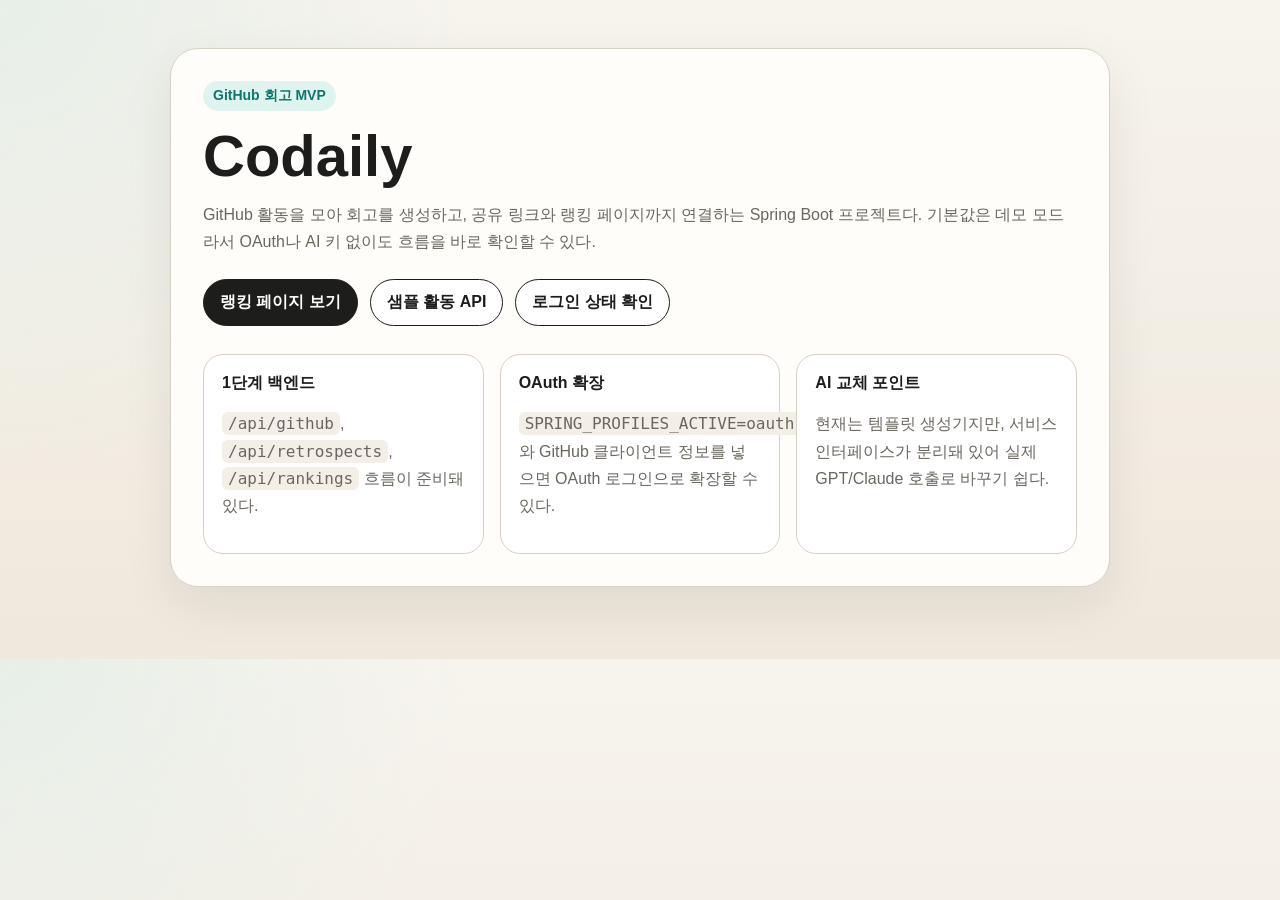
<file: src/main/resources/static/index.html>
<!DOCTYPE html>
<html lang="ko">
<head>
    <meta charset="UTF-8">
    <meta name="viewport" content="width=device-width, initial-scale=1.0">
    <title>Codaily</title>
    <style>
        :root {
            --bg: #f6f3ec;
            --paper: #fffdf9;
            --ink: #1d1d1b;
            --muted: #6b675f;
            --line: #d8d1c5;
            --accent: #0f766e;
            --accent-soft: #dff4ef;
        }

        * {
            box-sizing: border-box;
        }

        body {
            margin: 0;
            font-family: "Segoe UI", "Noto Sans KR", sans-serif;
            color: var(--ink);
            background:
                radial-gradient(circle at top left, #e7efe8 0, transparent 32%),
                linear-gradient(180deg, #f7f4ee 0%, #efe8dc 100%);
        }

        main {
            max-width: 980px;
            margin: 0 auto;
            padding: 48px 20px 72px;
        }

        .hero {
            background: var(--paper);
            border: 1px solid var(--line);
            border-radius: 28px;
            padding: 32px;
            box-shadow: 0 18px 50px rgba(29, 29, 27, 0.08);
        }

        .eyebrow {
            display: inline-block;
            padding: 6px 10px;
            border-radius: 999px;
            background: var(--accent-soft);
            color: var(--accent);
            font-size: 14px;
            font-weight: 700;
        }

        h1 {
            margin: 16px 0 10px;
            font-size: clamp(34px, 5vw, 58px);
            line-height: 1;
        }

        p {
            line-height: 1.7;
            color: var(--muted);
        }

        .grid {
            display: grid;
            gap: 16px;
            grid-template-columns: repeat(auto-fit, minmax(220px, 1fr));
            margin-top: 28px;
        }

        .card {
            padding: 18px;
            border-radius: 20px;
            border: 1px solid var(--line);
            background: #fff;
        }

        .card strong {
            display: block;
            margin-bottom: 8px;
            font-size: 16px;
        }

        code {
            font-family: "Cascadia Code", Consolas, monospace;
            background: #f3efe6;
            padding: 2px 6px;
            border-radius: 6px;
        }

        a {
            color: var(--accent);
            text-decoration: none;
        }

        .actions {
            display: flex;
            flex-wrap: wrap;
            gap: 12px;
            margin-top: 24px;
        }

        .button {
            display: inline-flex;
            align-items: center;
            justify-content: center;
            padding: 12px 16px;
            border-radius: 999px;
            border: 1px solid var(--ink);
            color: var(--ink);
            background: #fff;
            font-weight: 700;
        }

        .button.primary {
            background: var(--ink);
            color: #fff;
        }
    </style>
</head>
<body>
<main>
    <section class="hero">
        <span class="eyebrow">GitHub 회고 MVP</span>
        <h1>Codaily</h1>
        <p>GitHub 활동을 모아 회고를 생성하고, 공유 링크와 랭킹 페이지까지 연결하는 Spring Boot 프로젝트다. 기본값은 데모 모드라서 OAuth나 AI 키 없이도 흐름을 바로 확인할 수 있다.</p>

        <div class="actions">
            <a class="button primary" href="/rankings">랭킹 페이지 보기</a>
            <a class="button" href="/api/github/repositories/openai/openai/activity">샘플 활동 API</a>
            <a class="button" href="/api/auth/me">로그인 상태 확인</a>
        </div>

        <div class="grid">
            <div class="card">
                <strong>1단계 백엔드</strong>
                <p><code>/api/github</code>, <code>/api/retrospects</code>, <code>/api/rankings</code> 흐름이 준비돼 있다.</p>
            </div>
            <div class="card">
                <strong>OAuth 확장</strong>
                <p><code>SPRING_PROFILES_ACTIVE=oauth</code> 와 GitHub 클라이언트 정보를 넣으면 OAuth 로그인으로 확장할 수 있다.</p>
            </div>
            <div class="card">
                <strong>AI 교체 포인트</strong>
                <p>현재는 템플릿 생성기지만, 서비스 인터페이스가 분리돼 있어 실제 GPT/Claude 호출로 바꾸기 쉽다.</p>
            </div>
        </div>
    </section>
</main>
</body>
</html>
</file>
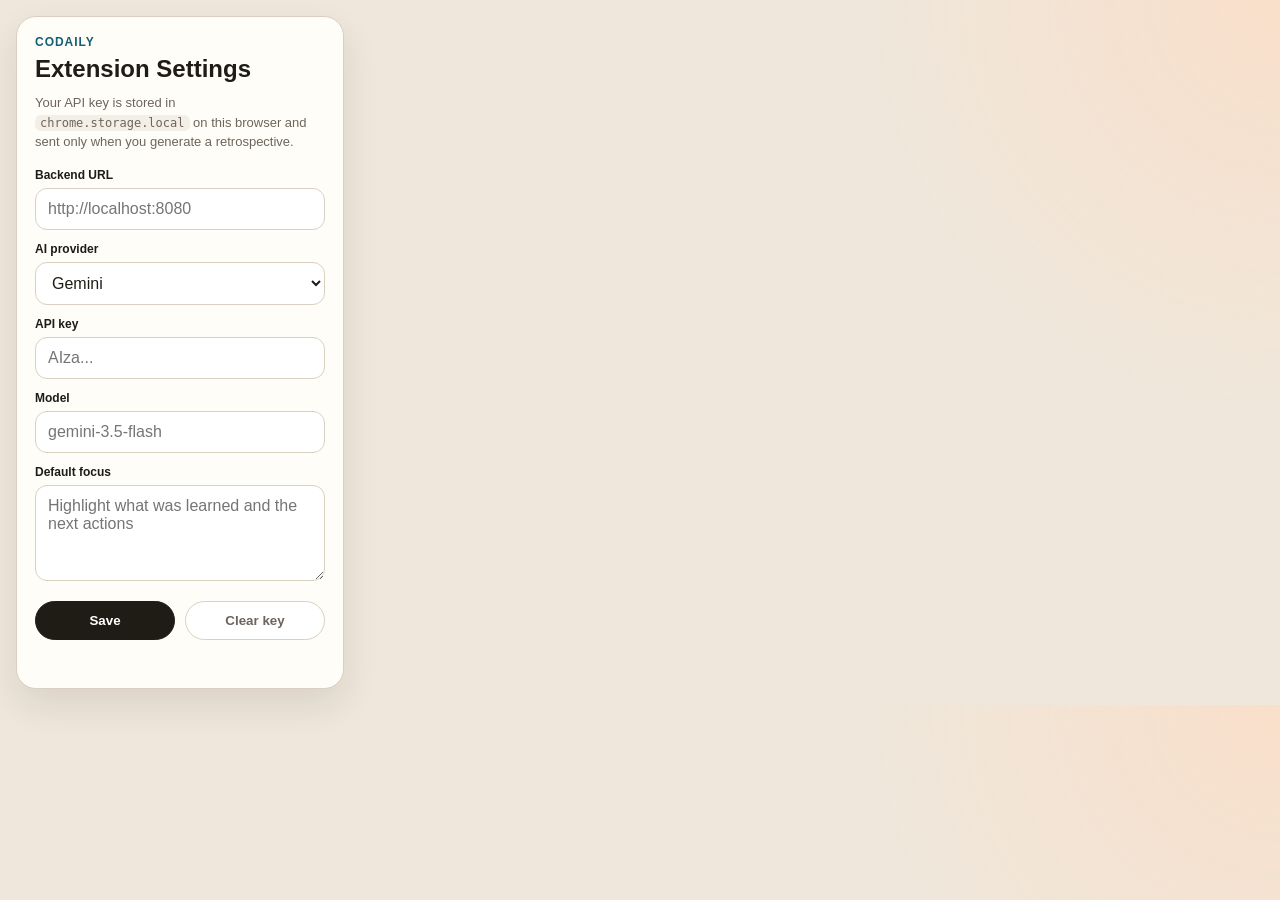
<file: chrome-extension/popup.html>
<!DOCTYPE html>
<html lang="en">
<head>
    <meta charset="UTF-8">
    <meta name="viewport" content="width=device-width, initial-scale=1.0">
    <title>Codaily Settings</title>
    <link rel="stylesheet" href="popup.css">
</head>
<body>
<main class="shell">
    <section class="panel">
        <p class="eyebrow">Codaily</p>
        <h1>Extension Settings</h1>
        <p class="copy">Your API key is stored in <code>chrome.storage.local</code> on this browser and sent only when you generate a retrospective.</p>

        <form id="settings-form">
            <label class="field">
                <span>Backend URL</span>
                <input id="backendBaseUrl" name="backendBaseUrl" type="url" placeholder="http://localhost:8080" required>
            </label>

            <label class="field">
                <span>AI provider</span>
                <select id="aiProvider" name="aiProvider">
                    <option value="gemini">Gemini</option>
                    <option value="openai">OpenAI (ChatGPT API)</option>
                    <option value="anthropic">Anthropic (Claude API)</option>
                </select>
            </label>

            <label class="field">
                <span id="apiKeyLabel">API key</span>
                <input id="apiKey" name="apiKey" type="password" placeholder="AIza...">
            </label>

            <label class="field">
                <span>Model</span>
                <input id="aiModel" name="aiModel" type="text" placeholder="gemini-3.5-flash">
            </label>

            <label class="field">
                <span>Default focus</span>
                <textarea id="focus" name="focus" rows="4" placeholder="Highlight what was learned and the next actions"></textarea>
            </label>

            <div class="actions">
                <button type="submit" class="button primary">Save</button>
                <button type="button" class="button subtle" id="clear-key">Clear key</button>
            </div>
        </form>

        <p id="status" class="status" aria-live="polite"></p>
    </section>
</main>
<script src="popup.js"></script>
</body>
</html>
</file>
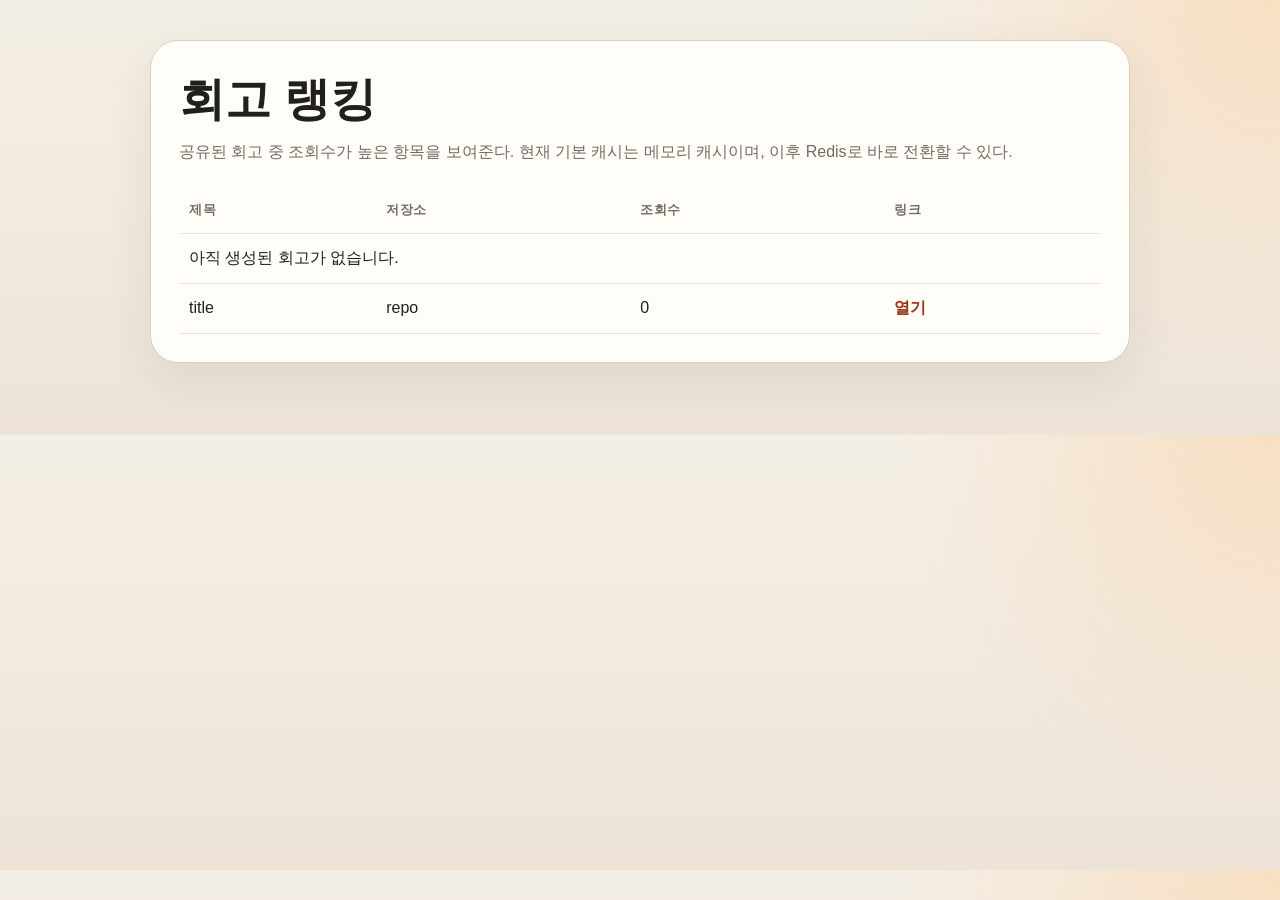
<file: src/main/resources/templates/rankings.html>
<!DOCTYPE html>
<html lang="ko" xmlns:th="http://www.thymeleaf.org">
<head>
    <meta charset="UTF-8">
    <meta name="viewport" content="width=device-width, initial-scale=1.0">
    <title>Codaily Rankings</title>
    <style>
        :root {
            --bg: #f2efe6;
            --panel: #fffdf8;
            --line: #d7d0c4;
            --ink: #22201c;
            --muted: #746d64;
            --accent: #9a3412;
        }

        body {
            margin: 0;
            background:
                radial-gradient(circle at top right, #f7dfc2 0, transparent 28%),
                linear-gradient(180deg, #f4efe6 0%, #ede4d7 100%);
            font-family: "Segoe UI", "Noto Sans KR", sans-serif;
            color: var(--ink);
        }

        main {
            max-width: 980px;
            margin: 0 auto;
            padding: 40px 20px 72px;
        }

        .panel {
            background: var(--panel);
            border: 1px solid var(--line);
            border-radius: 28px;
            padding: 28px;
            box-shadow: 0 18px 48px rgba(34, 32, 28, 0.08);
        }

        h1 {
            margin: 0 0 8px;
            font-size: clamp(28px, 4vw, 46px);
        }

        p {
            margin: 0 0 22px;
            color: var(--muted);
            line-height: 1.6;
        }

        table {
            width: 100%;
            border-collapse: collapse;
        }

        th, td {
            text-align: left;
            padding: 14px 10px;
            border-bottom: 1px solid #ebe3d6;
        }

        th {
            font-size: 13px;
            color: var(--muted);
            text-transform: uppercase;
            letter-spacing: 0.05em;
        }

        a {
            color: var(--accent);
            text-decoration: none;
            font-weight: 700;
        }
    </style>
</head>
<body>
<main>
    <section class="panel">
        <h1>회고 랭킹</h1>
        <p>공유된 회고 중 조회수가 높은 항목을 보여준다. 현재 기본 캐시는 메모리 캐시이며, 이후 Redis로 바로 전환할 수 있다.</p>

        <table>
            <thead>
            <tr>
                <th>제목</th>
                <th>저장소</th>
                <th>조회수</th>
                <th>링크</th>
            </tr>
            </thead>
            <tbody>
            <tr th:if="${#lists.isEmpty(items)}">
                <td colspan="4">아직 생성된 회고가 없습니다.</td>
            </tr>
            <tr th:each="item : ${items}">
                <td th:text="${item.title}">title</td>
                <td th:text="${item.repoFullName}">repo</td>
                <td th:text="${item.viewCount}">0</td>
                <td><a th:href="@{/retrospects/{id}(id=${item.id})}">열기</a></td>
            </tr>
            </tbody>
        </table>
    </section>
</main>
</body>
</html>
</file>
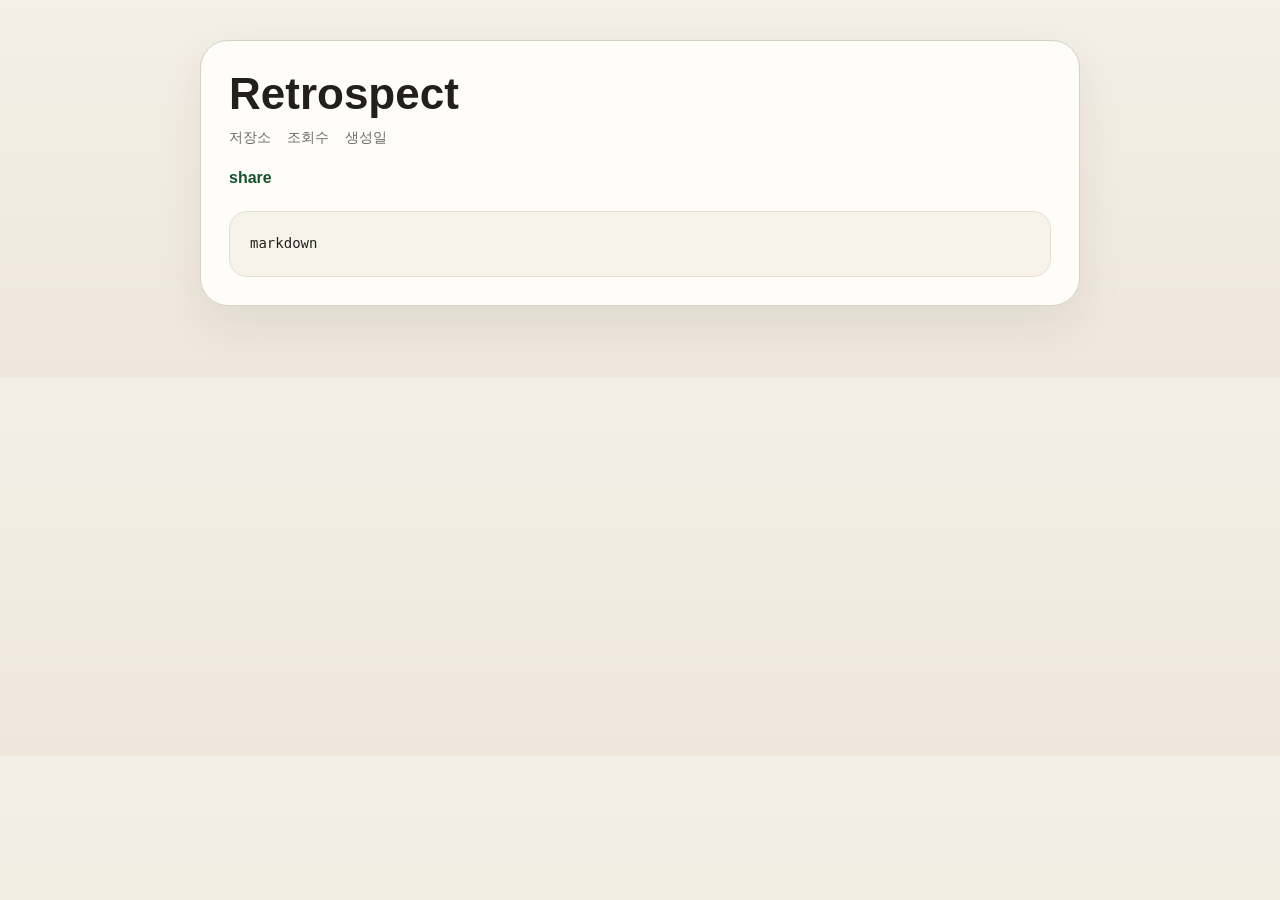
<file: src/main/resources/templates/retrospect.html>
<!DOCTYPE html>
<html lang="ko" xmlns:th="http://www.thymeleaf.org">
<head>
    <meta charset="UTF-8">
    <meta name="viewport" content="width=device-width, initial-scale=1.0">
    <title th:text="${retrospect.title}">Retrospect</title>
    <style>
        :root {
            --bg: #f4efe7;
            --paper: #fffdfa;
            --line: #d6d0c5;
            --ink: #22201c;
            --muted: #726b62;
            --accent: #14532d;
        }

        body {
            margin: 0;
            font-family: "Segoe UI", "Noto Sans KR", sans-serif;
            background: linear-gradient(180deg, #f4efe7 0%, #efe7dc 100%);
            color: var(--ink);
        }

        main {
            max-width: 880px;
            margin: 0 auto;
            padding: 40px 20px 72px;
        }

        article {
            background: var(--paper);
            border: 1px solid var(--line);
            border-radius: 28px;
            padding: 28px;
            box-shadow: 0 18px 48px rgba(34, 32, 28, 0.08);
        }

        h1 {
            margin: 0 0 10px;
            font-size: clamp(28px, 4vw, 44px);
        }

        .meta {
            display: flex;
            flex-wrap: wrap;
            gap: 16px;
            margin-bottom: 22px;
            color: var(--muted);
            font-size: 14px;
        }

        .share {
            display: inline-block;
            margin-bottom: 24px;
            color: var(--accent);
            text-decoration: none;
            font-weight: 700;
        }

        pre {
            margin: 0;
            padding: 20px;
            border-radius: 18px;
            background: #f7f3eb;
            border: 1px solid #e5ddd0;
            white-space: pre-wrap;
            word-break: break-word;
            line-height: 1.7;
            font-family: "Cascadia Code", Consolas, monospace;
            font-size: 14px;
        }
    </style>
</head>
<body>
<main>
    <article>
        <h1 th:text="${retrospect.title}">Retrospect</h1>
        <div class="meta">
            <span th:text="'저장소: ' + ${retrospect.repoFullName}">저장소</span>
            <span th:text="'조회수: ' + ${retrospect.viewCount}">조회수</span>
            <span th:text="'생성일: ' + ${retrospect.createdAt}">생성일</span>
        </div>
        <a class="share" th:href="${retrospect.shareUrl}" th:text="${retrospect.shareUrl}">share</a>
        <pre th:text="${retrospect.markdown}">markdown</pre>
    </article>
</main>
</body>
</html>
</file>
<file: chrome-extension/popup.css>
:root {
    --bg: #efe7db;
    --panel: #fffdf8;
    --ink: #1f1c16;
    --muted: #6d655b;
    --line: #d9d0c2;
    --accent: #155e75;
    --accent-soft: #dff2f8;
}

* {
    box-sizing: border-box;
}

body {
    margin: 0;
    width: 360px;
    font-family: "Segoe UI", "Noto Sans", sans-serif;
    color: var(--ink);
    background: radial-gradient(circle at top right, #f9dfca 0, transparent 28%), var(--bg);
}

.shell {
    padding: 16px;
}

.panel {
    background: var(--panel);
    border: 1px solid var(--line);
    border-radius: 20px;
    padding: 18px;
    box-shadow: 0 16px 36px rgba(31, 28, 22, 0.1);
}

.eyebrow {
    margin: 0 0 6px;
    color: var(--accent);
    font-size: 12px;
    font-weight: 800;
    text-transform: uppercase;
    letter-spacing: 0.08em;
}

h1 {
    margin: 0 0 10px;
    font-size: 24px;
}

.copy {
    margin: 0 0 16px;
    color: var(--muted);
    line-height: 1.5;
    font-size: 13px;
}

code {
    padding: 1px 5px;
    border-radius: 6px;
    background: #f4efe6;
    font-family: "Cascadia Code", Consolas, monospace;
    font-size: 12px;
}

.field {
    display: block;
    margin-bottom: 12px;
}

.field span {
    display: block;
    margin-bottom: 6px;
    font-size: 12px;
    font-weight: 700;
}

input,
select,
textarea {
    width: 100%;
    border: 1px solid var(--line);
    border-radius: 12px;
    padding: 11px 12px;
    background: #fff;
    color: var(--ink);
    font: inherit;
}

textarea {
    resize: vertical;
}

input:focus,
select:focus,
textarea:focus {
    outline: 2px solid var(--accent-soft);
    border-color: var(--accent);
}

.actions {
    display: flex;
    gap: 10px;
    margin-top: 16px;
}

.button {
    flex: 1;
    border: 1px solid var(--ink);
    border-radius: 999px;
    padding: 11px 14px;
    background: #fff;
    color: var(--ink);
    font-weight: 700;
    cursor: pointer;
}

.button.primary {
    background: var(--ink);
    color: #fff;
}

.button.subtle {
    border-color: var(--line);
    color: var(--muted);
}

.status {
    min-height: 18px;
    margin: 12px 0 0;
    color: var(--accent);
    font-size: 12px;
    font-weight: 700;
}
</file>
